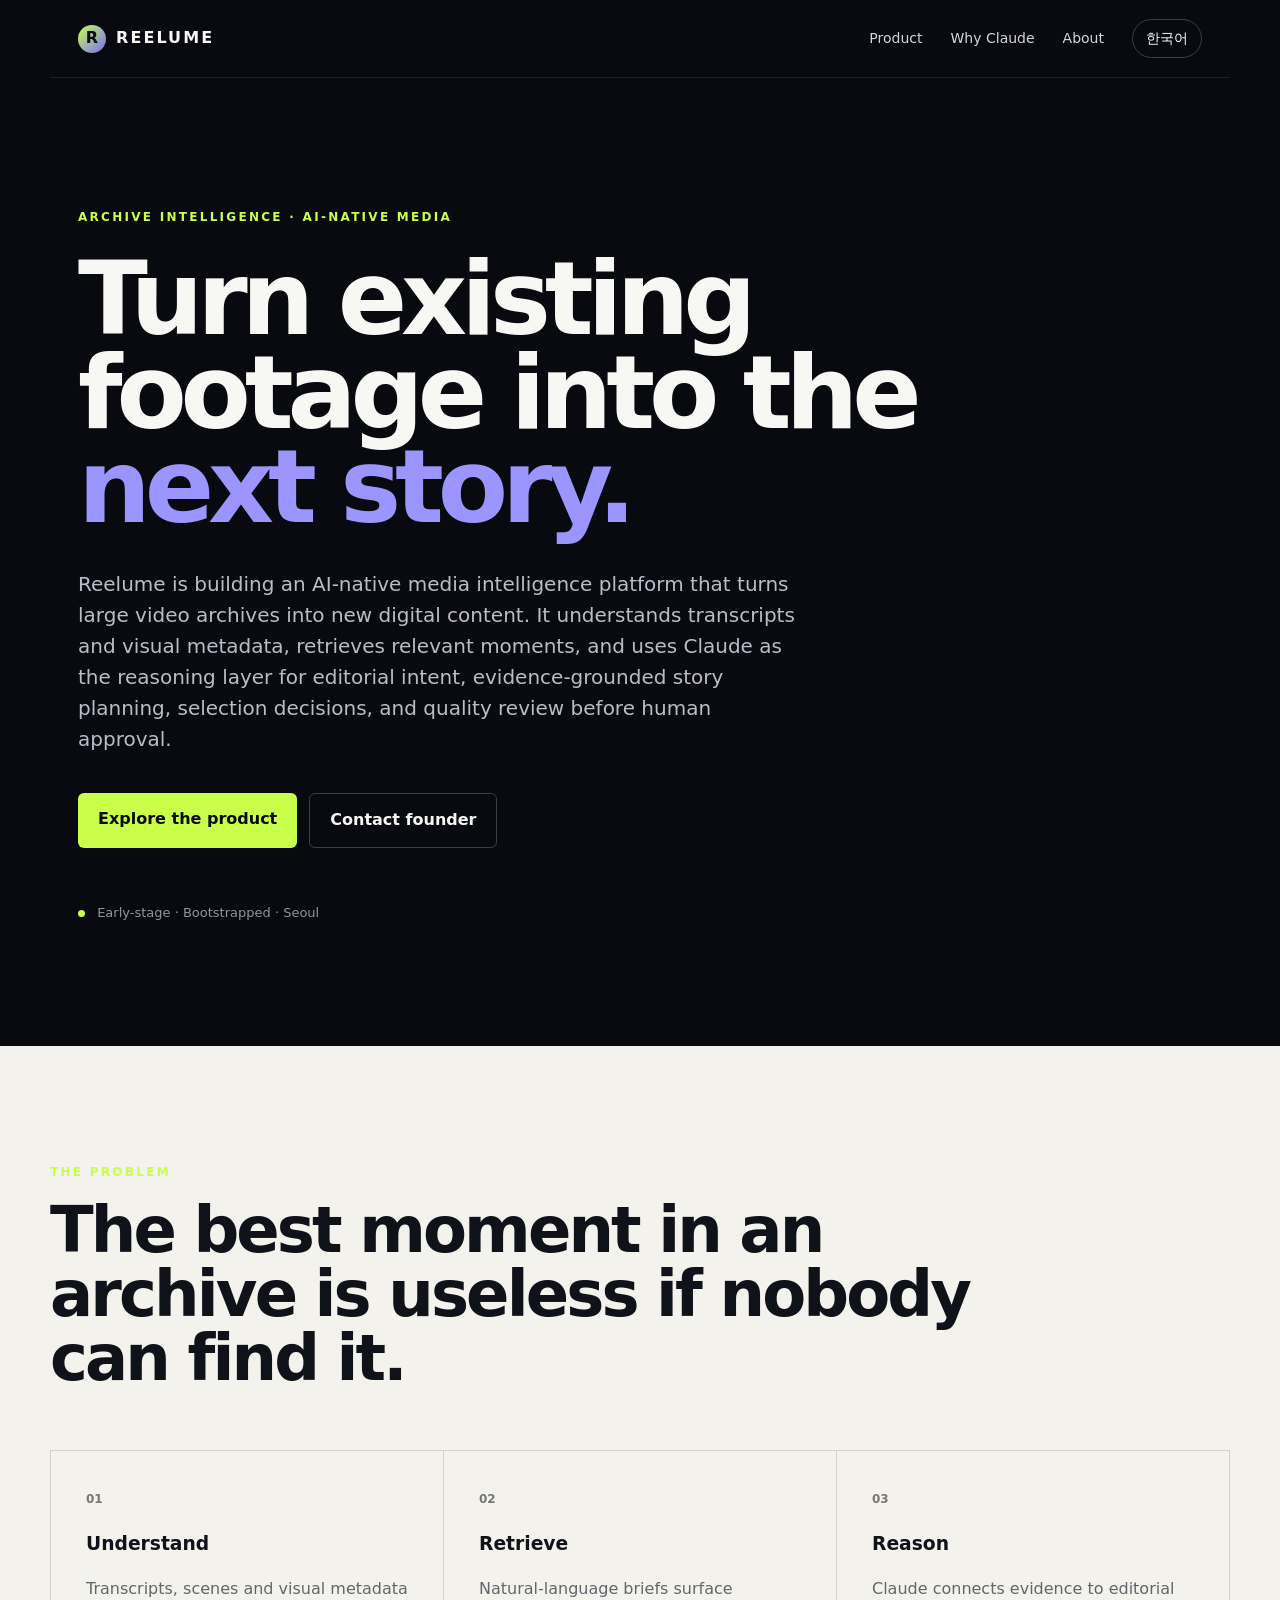
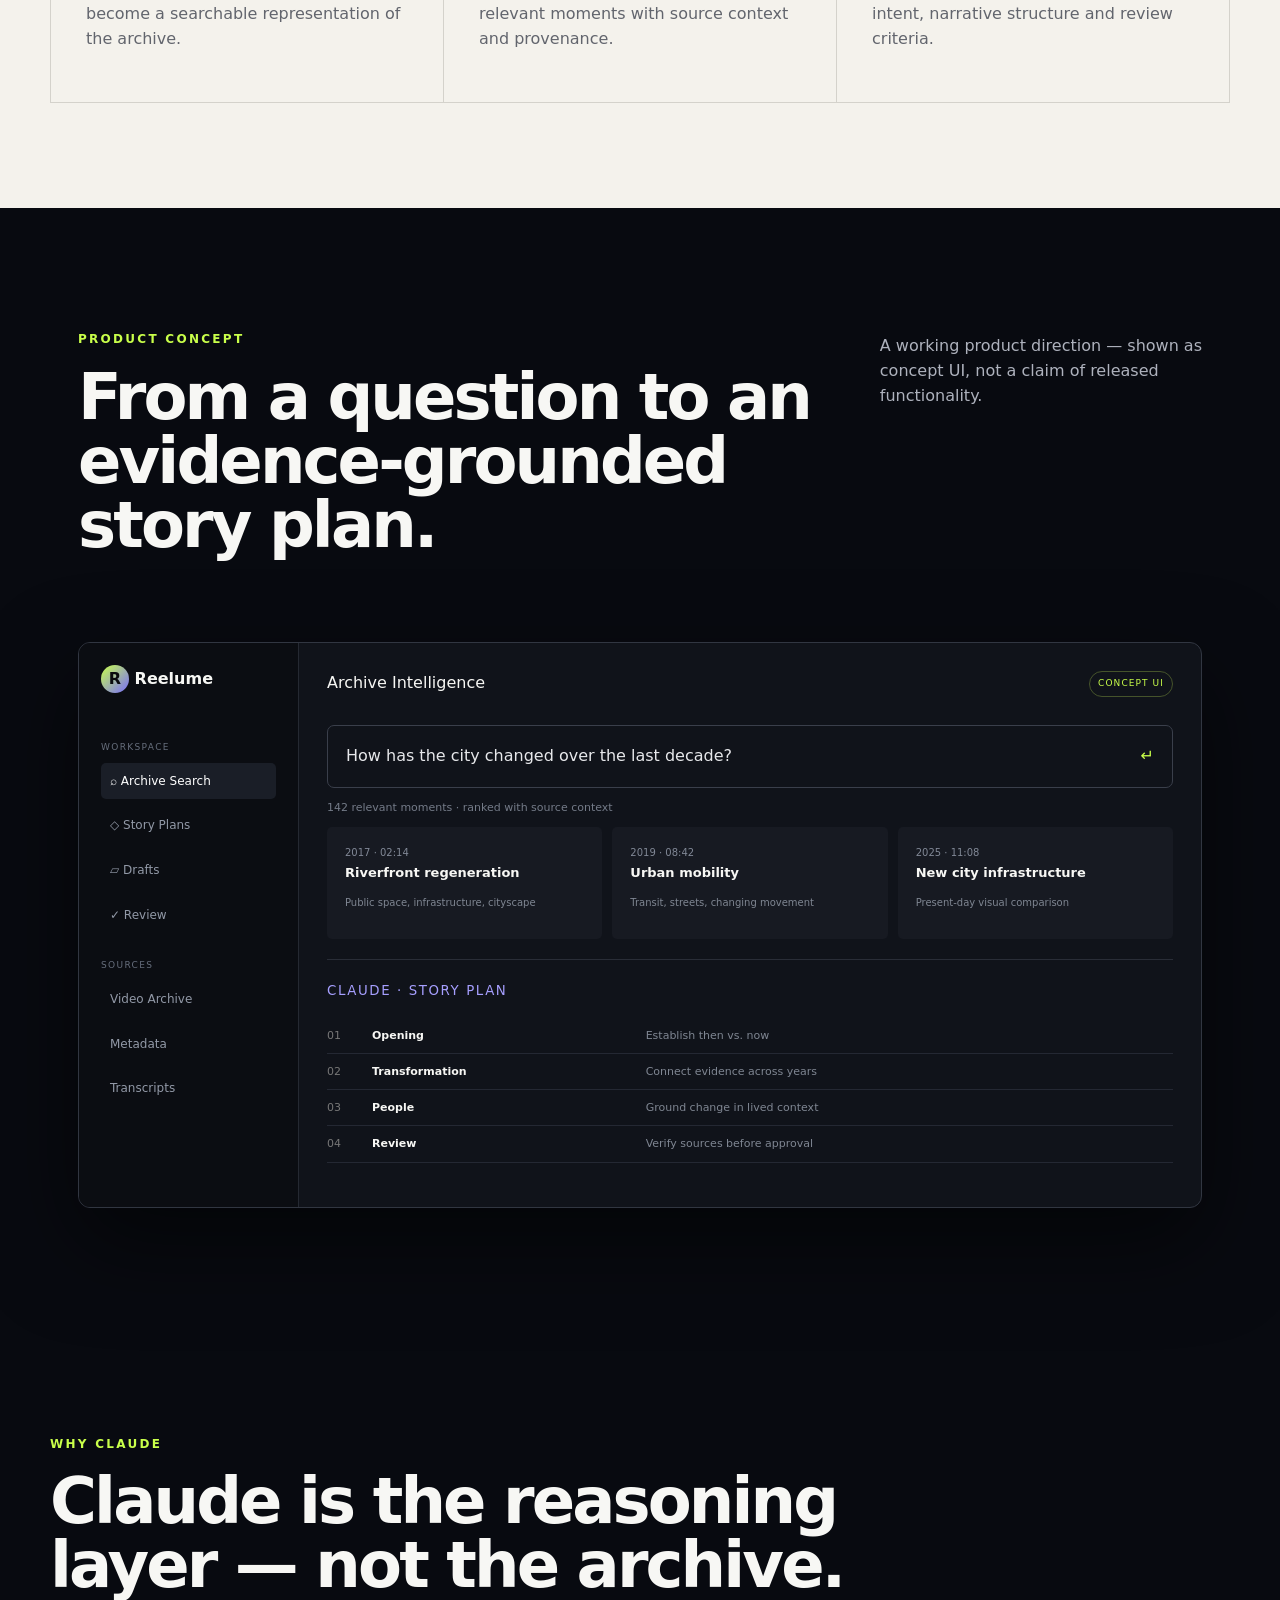
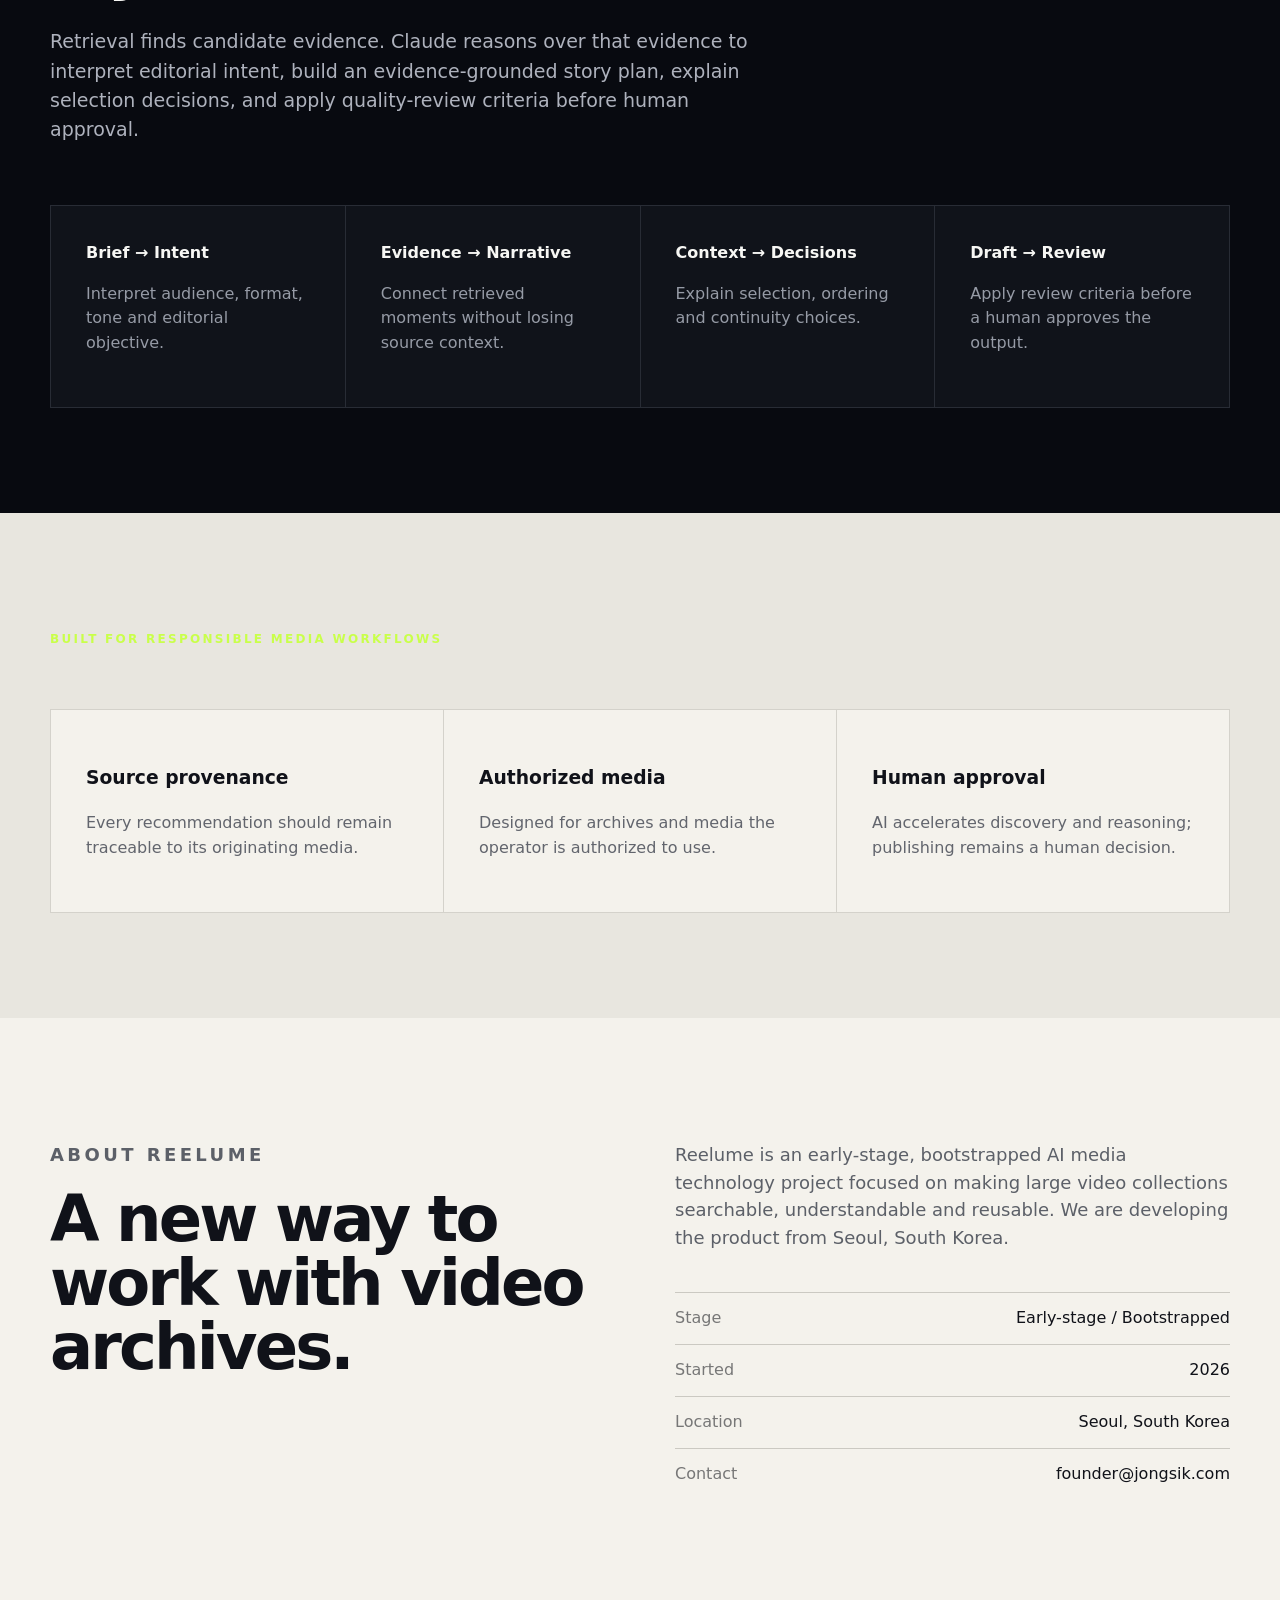
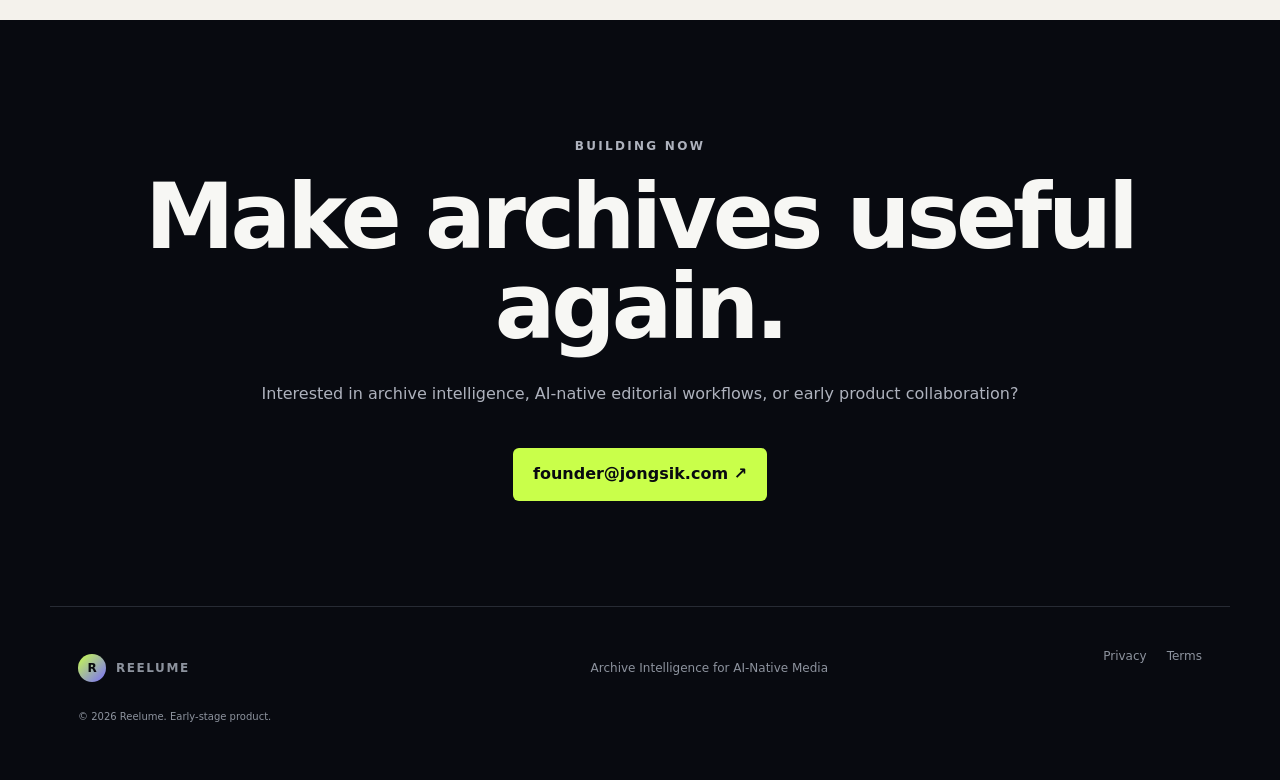
<file: index.html>
<!doctype html>
<html lang="en" data-lang="en">
<head>
<meta charset="utf-8"><meta name="viewport" content="width=device-width,initial-scale=1,viewport-fit=cover">
<title>Reelume — Archive Intelligence for AI-Native Media</title>
<meta name="description" content="Reelume is building an AI-native media intelligence platform that turns large video archives into searchable evidence, editorial story plans, and reviewable video drafts with Claude at the reasoning layer.">
<meta name="robots" content="index,follow,max-image-preview:large"><meta name="author" content="Reelume">
<link rel="canonical" href="https://www.jongsik.com/"><link rel="alternate" hreflang="en" href="https://www.jongsik.com/"><link rel="alternate" hreflang="ko" href="https://www.jongsik.com/?lang=ko"><link rel="alternate" hreflang="x-default" href="https://www.jongsik.com/">
<meta property="og:type" content="website"><meta property="og:site_name" content="Reelume"><meta property="og:title" content="Reelume — Archive Intelligence for AI-Native Media"><meta property="og:description" content="Turn existing footage into the next story. Search archives, ground editorial reasoning in evidence, and create reviewable media drafts."><meta property="og:url" content="https://www.jongsik.com/"><meta property="og:image" content="https://www.jongsik.com/assets/og.svg"><meta property="og:image:alt" content="Reelume — Archive Intelligence for AI-Native Media">
<meta name="twitter:card" content="summary_large_image"><meta name="twitter:title" content="Reelume — Archive Intelligence for AI-Native Media"><meta name="twitter:description" content="Turn existing footage into the next story."><meta name="twitter:image" content="https://www.jongsik.com/assets/og.svg">
<meta name="theme-color" content="#080a10"><link rel="icon" href="/assets/favicon.svg" type="image/svg+xml"><link rel="manifest" href="/site.webmanifest"><link rel="stylesheet" href="/assets/style.css">
<script type="application/ld+json">{"@context":"https://schema.org","@type":"Organization","name":"Reelume","url":"https://www.jongsik.com/","description":"Early-stage AI-native media intelligence product for understanding, retrieving and transforming video archives into new digital content.","foundingDate":"2026","foundingLocation":{"@type":"Place","name":"Seoul, South Korea"},"email":"founder@jongsik.com"}</script>
</head>
<body>
<a class="skip" href="#main">Skip to content</a>
<header><a class="brand" href="/" aria-label="Reelume home"><span class="mark">R</span>REELUME</a><nav aria-label="Primary"><a href="#product" data-en="Product" data-ko="제품">Product</a><a href="#claude" data-en="Why Claude" data-ko="Why Claude">Why Claude</a><a href="#about" data-en="About" data-ko="소개">About</a><button id="lang" aria-label="Switch language">한국어</button></nav></header>
<main id="main">
<section class="hero"><div class="eyebrow">ARCHIVE INTELLIGENCE · AI-NATIVE MEDIA</div><h1 data-en="Turn existing footage into the <em>next story.</em>" data-ko="기존 영상에서 <em>다음 이야기를 발견합니다.</em>">Turn existing footage into the <em>next story.</em></h1><p class="lead" data-en="Reelume is building an AI-native media intelligence platform that turns large video archives into new digital content. It understands transcripts and visual metadata, retrieves relevant moments, and uses Claude as the reasoning layer for editorial intent, evidence-grounded story planning, selection decisions, and quality review before human approval." data-ko="Reelume은 대규모 영상 아카이브를 새로운 디지털 콘텐츠로 전환하는 AI-native 미디어 인텔리전스 플랫폼을 만들고 있습니다. 대사와 시각 메타데이터를 이해하고 관련 장면을 찾아, Claude를 편집 의도 해석, 근거 기반 스토리 기획, 선택 판단, 사람의 최종 승인 전 품질 검토를 위한 추론 레이어로 활용합니다.">Reelume is building an AI-native media intelligence platform that turns large video archives into new digital content. It understands transcripts and visual metadata, retrieves relevant moments, and uses Claude as the reasoning layer for editorial intent, evidence-grounded story planning, selection decisions, and quality review before human approval.</p><div class="actions"><a class="primary" href="#product" data-en="Explore the product" data-ko="제품 살펴보기">Explore the product</a><a class="secondary" href="mailto:founder@jongsik.com" data-en="Contact founder" data-ko="파운더에게 연락">Contact founder</a></div><p class="status"><span></span> Early-stage · Bootstrapped · Seoul</p></section>
<section class="problem"><p class="kicker" data-en="THE PROBLEM" data-ko="문제">THE PROBLEM</p><h2 data-en="The best moment in an archive is useless if nobody can find it." data-ko="아카이브 최고의 장면도 찾을 수 없다면 활용할 수 없습니다.">The best moment in an archive is useless if nobody can find it.</h2><div class="grid3"><article><b>01</b><h3 data-en="Understand" data-ko="이해">Understand</h3><p data-en="Transcripts, scenes and visual metadata become a searchable representation of the archive." data-ko="대사, 장면, 시각 메타데이터를 검색 가능한 아카이브 표현으로 만듭니다.">Transcripts, scenes and visual metadata become a searchable representation of the archive.</p></article><article><b>02</b><h3 data-en="Retrieve" data-ko="검색">Retrieve</h3><p data-en="Natural-language briefs surface relevant moments with source context and provenance." data-ko="자연어 브리프로 관련 장면을 출처 맥락과 함께 찾아냅니다.">Natural-language briefs surface relevant moments with source context and provenance.</p></article><article><b>03</b><h3 data-en="Reason" data-ko="추론">Reason</h3><p data-en="Claude connects evidence to editorial intent, narrative structure and review criteria." data-ko="Claude가 근거를 편집 의도, 서사 구조, 검토 기준으로 연결합니다.">Claude connects evidence to editorial intent, narrative structure and review criteria.</p></article></div></section>
<section id="product" class="product"><div class="sectionhead"><div><p class="kicker">PRODUCT CONCEPT</p><h2 data-en="From a question to an evidence-grounded story plan." data-ko="질문에서 근거 기반 스토리 플랜까지.">From a question to an evidence-grounded story plan.</h2></div><p data-en="A working product direction — shown as concept UI, not a claim of released functionality." data-ko="현재 개발 방향을 보여주는 콘셉트 UI이며 출시 완료 기능을 의미하지 않습니다.">A working product direction — shown as concept UI, not a claim of released functionality.</p></div><div class="app" aria-label="Reelume concept interface"><aside><div class="appbrand"><span class="mark">R</span> Reelume</div><small>WORKSPACE</small><a class="active">⌕ Archive Search</a><a>◇ Story Plans</a><a>▱ Drafts</a><a>✓ Review</a><small>SOURCES</small><a>Video Archive</a><a>Metadata</a><a>Transcripts</a></aside><div class="workspace"><div class="top"><span>Archive Intelligence</span><span class="badge">CONCEPT UI</span></div><div class="query">How has the city changed over the last decade? <span>↵</span></div><p class="found">142 relevant moments · ranked with source context</p><div class="results"><div><time>2017 · 02:14</time><b>Riverfront regeneration</b><p>Public space, infrastructure, cityscape</p></div><div><time>2019 · 08:42</time><b>Urban mobility</b><p>Transit, streets, changing movement</p></div><div><time>2025 · 11:08</time><b>New city infrastructure</b><p>Present-day visual comparison</p></div></div><div class="plan"><small>CLAUDE · STORY PLAN</small><ol><li><span>01</span><b>Opening</b><em>Establish then vs. now</em></li><li><span>02</span><b>Transformation</b><em>Connect evidence across years</em></li><li><span>03</span><b>People</b><em>Ground change in lived context</em></li><li><span>04</span><b>Review</b><em>Verify sources before approval</em></li></ol></div></div></div></section>
<section id="claude" class="claude"><p class="kicker">WHY CLAUDE</p><h2 data-en="Claude is the reasoning layer — not the archive." data-ko="Claude는 아카이브가 아니라 추론 레이어입니다.">Claude is the reasoning layer — not the archive.</h2><p class="lead2" data-en="Retrieval finds candidate evidence. Claude reasons over that evidence to interpret editorial intent, build an evidence-grounded story plan, explain selection decisions, and apply quality-review criteria before human approval." data-ko="검색 계층이 후보 근거를 찾고, Claude는 그 근거 위에서 편집 의도를 해석하고 근거 기반 스토리 플랜을 구성하며 선택 판단을 설명하고 사람의 최종 승인 전에 품질 검토 기준을 적용합니다.">Retrieval finds candidate evidence. Claude reasons over that evidence to interpret editorial intent, build an evidence-grounded story plan, explain selection decisions, and apply quality-review criteria before human approval.</p><div class="grid4"><article><b>Brief → Intent</b><p data-en="Interpret audience, format, tone and editorial objective." data-ko="대상, 포맷, 톤, 편집 목표를 해석합니다.">Interpret audience, format, tone and editorial objective.</p></article><article><b>Evidence → Narrative</b><p data-en="Connect retrieved moments without losing source context." data-ko="출처 맥락을 잃지 않고 검색된 장면을 연결합니다.">Connect retrieved moments without losing source context.</p></article><article><b>Context → Decisions</b><p data-en="Explain selection, ordering and continuity choices." data-ko="선택, 순서, 연속성 판단을 설명합니다.">Explain selection, ordering and continuity choices.</p></article><article><b>Draft → Review</b><p data-en="Apply review criteria before a human approves the output." data-ko="사람이 승인하기 전에 검토 기준을 적용합니다.">Apply review criteria before a human approves the output.</p></article></div></section>
<section class="principles"><p class="kicker">BUILT FOR RESPONSIBLE MEDIA WORKFLOWS</p><div class="grid3"><article><h3>Source provenance</h3><p data-en="Every recommendation should remain traceable to its originating media." data-ko="모든 추천은 원본 미디어까지 추적 가능해야 합니다.">Every recommendation should remain traceable to its originating media.</p></article><article><h3>Authorized media</h3><p data-en="Designed for archives and media the operator is authorized to use." data-ko="운영자가 사용할 권한이 있는 아카이브와 미디어를 전제로 설계합니다.">Designed for archives and media the operator is authorized to use.</p></article><article><h3>Human approval</h3><p data-en="AI accelerates discovery and reasoning; publishing remains a human decision." data-ko="AI는 탐색과 추론을 가속하지만 게시 결정은 사람이 합니다.">AI accelerates discovery and reasoning; publishing remains a human decision.</p></article></div></section>
<section id="about" class="about"><div><p class="kicker">ABOUT REELUME</p><h2 data-en="A new way to work with video archives." data-ko="영상 아카이브와 일하는 새로운 방식.">A new way to work with video archives.</h2></div><div><p data-en="Reelume is an early-stage, bootstrapped AI media technology project focused on making large video collections searchable, understandable and reusable. We are developing the product from Seoul, South Korea." data-ko="Reelume은 대규모 영상 컬렉션을 검색하고 이해하고 재활용할 수 있게 만드는 초기 단계의 부트스트랩 AI 미디어 기술 프로젝트입니다. 대한민국 서울에서 제품을 개발하고 있습니다.">Reelume is an early-stage, bootstrapped AI media technology project focused on making large video collections searchable, understandable and reusable. We are developing the product from Seoul, South Korea.</p><dl><div><dt>Stage</dt><dd>Early-stage / Bootstrapped</dd></div><div><dt>Started</dt><dd>2026</dd></div><div><dt>Location</dt><dd>Seoul, South Korea</dd></div><div><dt>Contact</dt><dd><a href="mailto:founder@jongsik.com">founder@jongsik.com</a></dd></div></dl></div></section>
<section class="cta"><p class="kicker">BUILDING NOW</p><h2 data-en="Make archives useful again." data-ko="아카이브를 다시 유용하게.">Make archives useful again.</h2><p data-en="Interested in archive intelligence, AI-native editorial workflows, or early product collaboration?" data-ko="아카이브 인텔리전스, AI-native 편집 워크플로 또는 초기 제품 협업에 관심이 있으신가요?">Interested in archive intelligence, AI-native editorial workflows, or early product collaboration?</p><a class="primary" href="mailto:founder@jongsik.com">founder@jongsik.com ↗</a></section>
</main>
<footer><a class="brand" href="/"><span class="mark">R</span>REELUME</a><p>Archive Intelligence for AI-Native Media</p><div><a href="/privacy.html">Privacy</a><a href="/terms.html">Terms</a></div><small>© 2026 Reelume. Early-stage product.</small></footer>
<script src="/assets/app.js" defer></script></body></html>
</file>
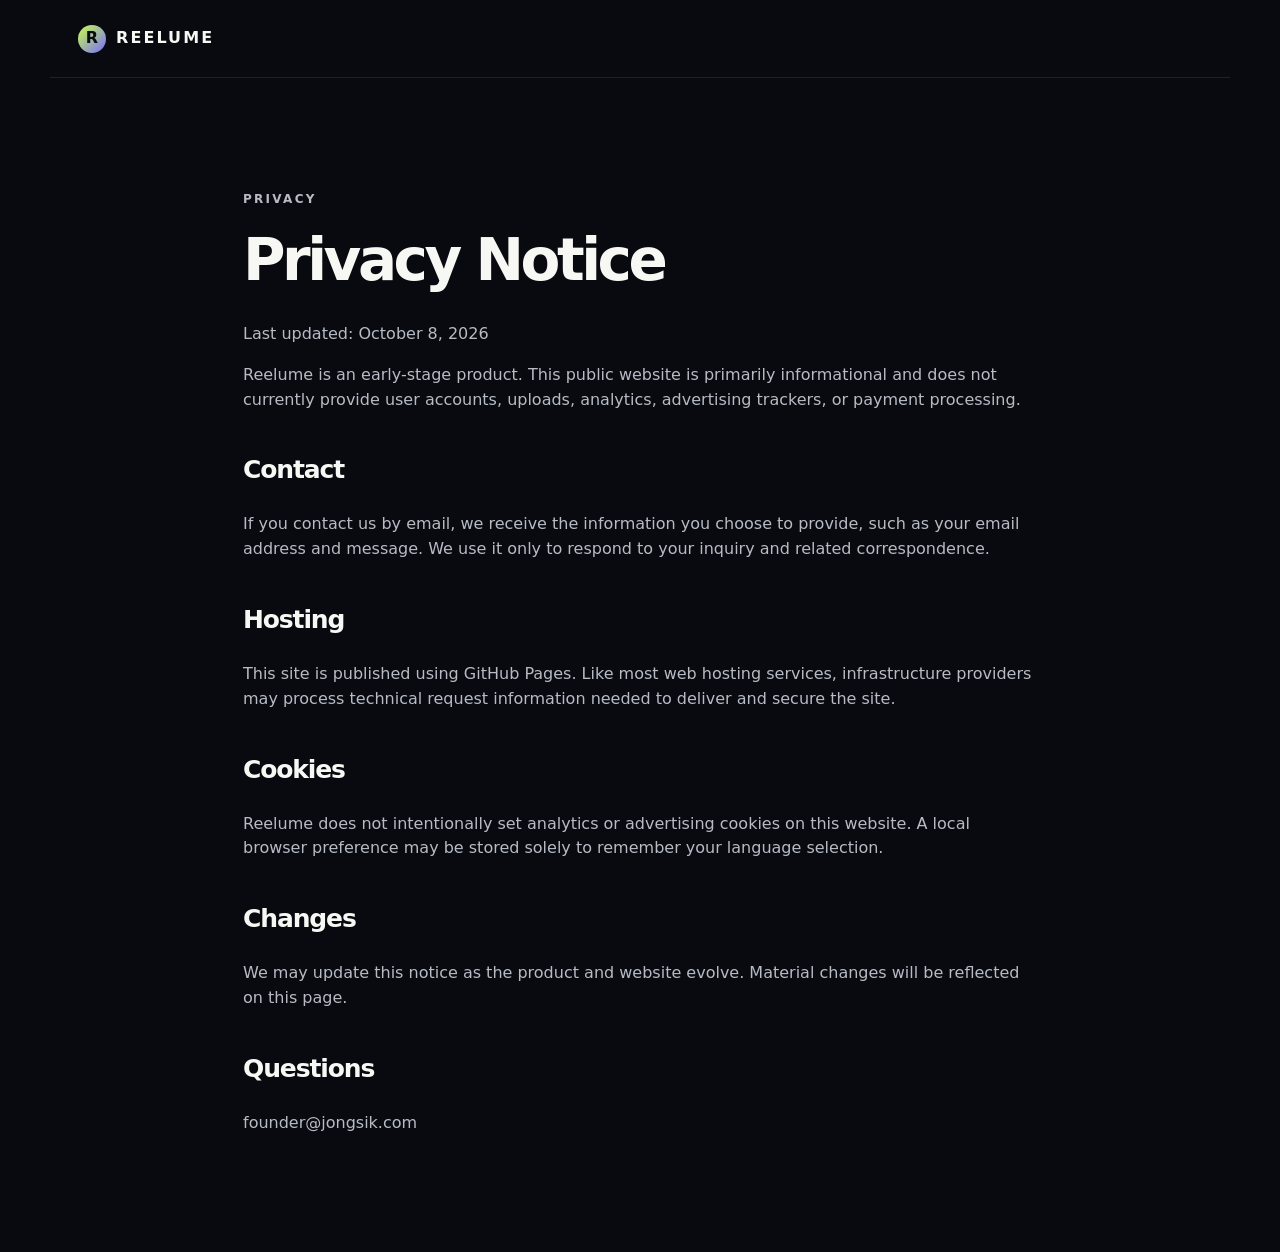
<file: privacy.html>
<!doctype html><html lang="en"><head><meta charset="utf-8"><meta name="viewport" content="width=device-width,initial-scale=1"><title>Privacy — Reelume</title><meta name="description" content="Reelume privacy notice."><meta name="robots" content="index,follow"><link rel="canonical" href="https://www.jongsik.com/privacy.html"><link rel="icon" href="/assets/favicon.svg" type="image/svg+xml"><link rel="stylesheet" href="/assets/style.css"></head><body><header><a class="brand" href="/"><span class="mark">R</span>REELUME</a></header><main class="legal"><p class="kicker">PRIVACY</p><h1>Privacy Notice</h1><p>Last updated: October 8, 2026</p><p>Reelume is an early-stage product. This public website is primarily informational and does not currently provide user accounts, uploads, analytics, advertising trackers, or payment processing.</p><h2>Contact</h2><p>If you contact us by email, we receive the information you choose to provide, such as your email address and message. We use it only to respond to your inquiry and related correspondence.</p><h2>Hosting</h2><p>This site is published using GitHub Pages. Like most web hosting services, infrastructure providers may process technical request information needed to deliver and secure the site.</p><h2>Cookies</h2><p>Reelume does not intentionally set analytics or advertising cookies on this website. A local browser preference may be stored solely to remember your language selection.</p><h2>Changes</h2><p>We may update this notice as the product and website evolve. Material changes will be reflected on this page.</p><h2>Questions</h2><p><a href="mailto:founder@jongsik.com">founder@jongsik.com</a></p></main></body></html>
</file>
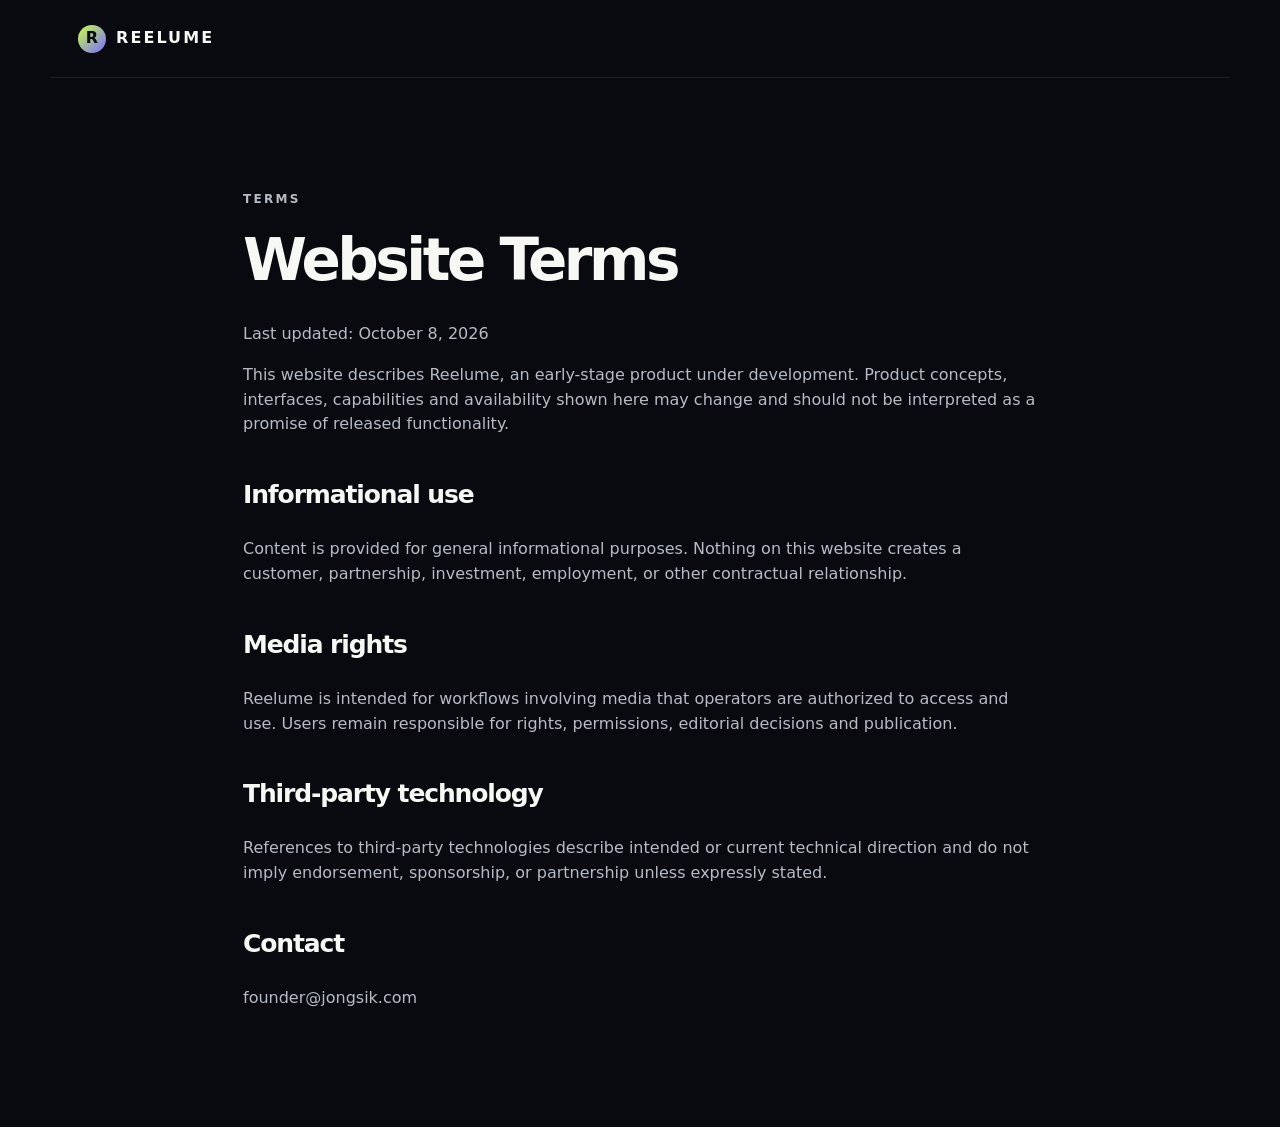
<file: terms.html>
<!doctype html><html lang="en"><head><meta charset="utf-8"><meta name="viewport" content="width=device-width,initial-scale=1"><title>Terms — Reelume</title><meta name="description" content="Reelume website terms."><meta name="robots" content="index,follow"><link rel="canonical" href="https://www.jongsik.com/terms.html"><link rel="icon" href="/assets/favicon.svg" type="image/svg+xml"><link rel="stylesheet" href="/assets/style.css"></head><body><header><a class="brand" href="/"><span class="mark">R</span>REELUME</a></header><main class="legal"><p class="kicker">TERMS</p><h1>Website Terms</h1><p>Last updated: October 8, 2026</p><p>This website describes Reelume, an early-stage product under development. Product concepts, interfaces, capabilities and availability shown here may change and should not be interpreted as a promise of released functionality.</p><h2>Informational use</h2><p>Content is provided for general informational purposes. Nothing on this website creates a customer, partnership, investment, employment, or other contractual relationship.</p><h2>Media rights</h2><p>Reelume is intended for workflows involving media that operators are authorized to access and use. Users remain responsible for rights, permissions, editorial decisions and publication.</p><h2>Third-party technology</h2><p>References to third-party technologies describe intended or current technical direction and do not imply endorsement, sponsorship, or partnership unless expressly stated.</p><h2>Contact</h2><p><a href="mailto:founder@jongsik.com">founder@jongsik.com</a></p></main></body></html>
</file>
<file: assets/style.css>
:root{--ink:#080a10;--paper:#f4f2ec;--muted:#a7acb7;--line:#292d38;--lime:#c9ff4a;--violet:#786cff;--max:1180px}*{box-sizing:border-box}html{scroll-behavior:smooth}body{margin:0;background:var(--ink);color:#f7f7f4;font:16px/1.55 Inter,ui-sans-serif,system-ui,-apple-system,BlinkMacSystemFont,"Segoe UI",sans-serif}a{color:inherit;text-decoration:none}button{font:inherit}.skip{position:absolute;left:-999px}.skip:focus{left:1rem;top:1rem;z-index:99;background:white;color:black;padding:.6rem 1rem}header{height:78px;display:flex;align-items:center;justify-content:space-between;max-width:var(--max);margin:auto;padding:0 28px;border-bottom:1px solid #1d2028}.brand{display:flex;align-items:center;gap:10px;font-weight:850;letter-spacing:.13em}.mark{display:inline-grid;place-items:center;width:28px;height:28px;border-radius:50%;background:linear-gradient(135deg,var(--lime),var(--violet));color:#0a0b0f;font-weight:900;letter-spacing:0}nav{display:flex;gap:28px;align-items:center;font-size:14px;color:#d5d6da}nav button{border:1px solid #3a3e48;border-radius:999px;background:none;color:#fff;padding:8px 13px;cursor:pointer}.hero{max-width:var(--max);margin:auto;padding:130px 28px 110px}.eyebrow,.kicker{font-size:12px;letter-spacing:.19em;font-weight:800;color:var(--lime)}h1{font-size:clamp(52px,8vw,108px);line-height:.92;letter-spacing:-.06em;max-width:1050px;margin:25px 0 35px}h1 em{font-style:normal;color:#9b96ff}h2{font-size:clamp(36px,5vw,66px);line-height:1;letter-spacing:-.045em;margin:16px 0 30px}.lead{max-width:730px;color:#b9bdc7;font-size:20px}.actions{display:flex;gap:12px;margin-top:38px}.primary,.secondary{display:inline-block;padding:14px 20px;border-radius:6px;font-weight:750}.primary{background:var(--lime);color:#080a10}.secondary{border:1px solid #3a3e48}.status{margin-top:55px;color:#8f95a1;font-size:13px}.status span{display:inline-block;width:7px;height:7px;background:var(--lime);border-radius:50%;margin-right:8px}.problem,.claude,.principles,.about,.cta{padding:105px max(28px,calc((100vw - var(--max))/2));}.problem,.principles,.about{background:var(--paper);color:#101219}.problem h2,.about h2{max-width:950px}.grid3,.grid4{display:grid;gap:1px;background:#d4d2cb;border:1px solid #d4d2cb;margin-top:60px}.grid3{grid-template-columns:repeat(3,1fr)}.grid4{grid-template-columns:repeat(4,1fr)}.grid3 article,.grid4 article{background:var(--paper);padding:35px}.grid3 article>b{font-size:12px;color:#777}.grid3 p,.grid4 p{color:#62656d}.product{max-width:var(--max);margin:auto;padding:110px 28px}.sectionhead{display:grid;grid-template-columns:1.4fr .6fr;gap:50px}.sectionhead>p,.lead2{color:#aeb2bd}.app{margin-top:55px;border:1px solid #313641;border-radius:12px;background:#10131a;display:grid;grid-template-columns:220px 1fr;overflow:hidden;box-shadow:0 35px 90px #0008}.app aside{background:#0b0d12;border-right:1px solid #252932;padding:22px;display:flex;flex-direction:column;gap:8px}.appbrand{font-weight:800;margin-bottom:22px}.app aside small{font-size:9px;letter-spacing:.15em;color:#666e7c;margin-top:18px}.app aside a{font-size:12px;padding:9px;color:#9299a7}.app aside .active{background:#1a1e27;color:white;border-radius:5px}.workspace{padding:28px}.top{display:flex;justify-content:space-between}.badge{font-size:9px;letter-spacing:.12em;color:var(--lime);border:1px solid #45532b;padding:5px 8px;border-radius:99px}.query{margin-top:28px;border:1px solid #3a3f4b;border-radius:7px;padding:18px;color:#e7e8eb}.query span{float:right;color:var(--lime)}.found{font-size:11px;color:#747b88}.results{display:grid;grid-template-columns:repeat(3,1fr);gap:10px}.results div{background:#171a22;padding:18px;border-radius:5px}.results time{display:block;color:#818896;font-size:10px}.results b{font-size:13px}.results p{font-size:10px;color:#7f8692}.plan{margin-top:20px;border-top:1px solid #292d37;padding-top:18px}.plan small{color:#a69fff;letter-spacing:.12em}.plan ol{list-style:none;padding:0}.plan li{display:grid;grid-template-columns:35px 1fr 2fr;gap:10px;padding:9px 0;border-bottom:1px solid #242833;font-size:11px}.plan li span{color:#777}.plan li em{font-style:normal;color:#7f8692}.claude h2{max-width:900px}.lead2{max-width:700px;font-size:19px}.claude .grid4{background:#282c35;border-color:#282c35}.claude .grid4 article{background:#10131a}.claude .grid4 p{color:#969ba6}.principles{background:#e8e6df}.about{display:grid;grid-template-columns:1fr 1fr;gap:70px}.about>div>p{font-size:18px;color:#5c6068}.about dl{margin-top:40px}.about dl div{display:flex;justify-content:space-between;border-top:1px solid #cbc9c2;padding:13px 0}.about dt{color:#777}.cta{text-align:center}.cta h2{font-size:clamp(48px,8vw,90px)}.cta p{color:#aeb2bd}.cta .primary{margin-top:25px}footer{max-width:var(--max);margin:auto;border-top:1px solid #272b34;padding:40px 28px 55px;display:grid;grid-template-columns:1fr 1fr auto;gap:20px;color:#8d939e;font-size:12px}footer div{display:flex;gap:20px}footer small{grid-column:1/-1}.legal{max-width:850px;margin:auto;padding:100px 28px}.legal h1{font-size:58px}.legal h2{font-size:25px;margin-top:45px}.legal p,.legal li{color:#b7bbc4}@media(max-width:800px){nav a{display:none}.hero{padding-top:90px}.grid3,.grid4,.sectionhead,.about{grid-template-columns:1fr}.app{grid-template-columns:1fr}.app aside{display:none}.results{grid-template-columns:1fr}.plan li{grid-template-columns:30px 1fr}.plan li em{grid-column:2}.grid4{gap:1px}footer{grid-template-columns:1fr}.actions{flex-wrap:wrap}}@media(prefers-reduced-motion:reduce){html{scroll-behavior:auto}}
</file>
